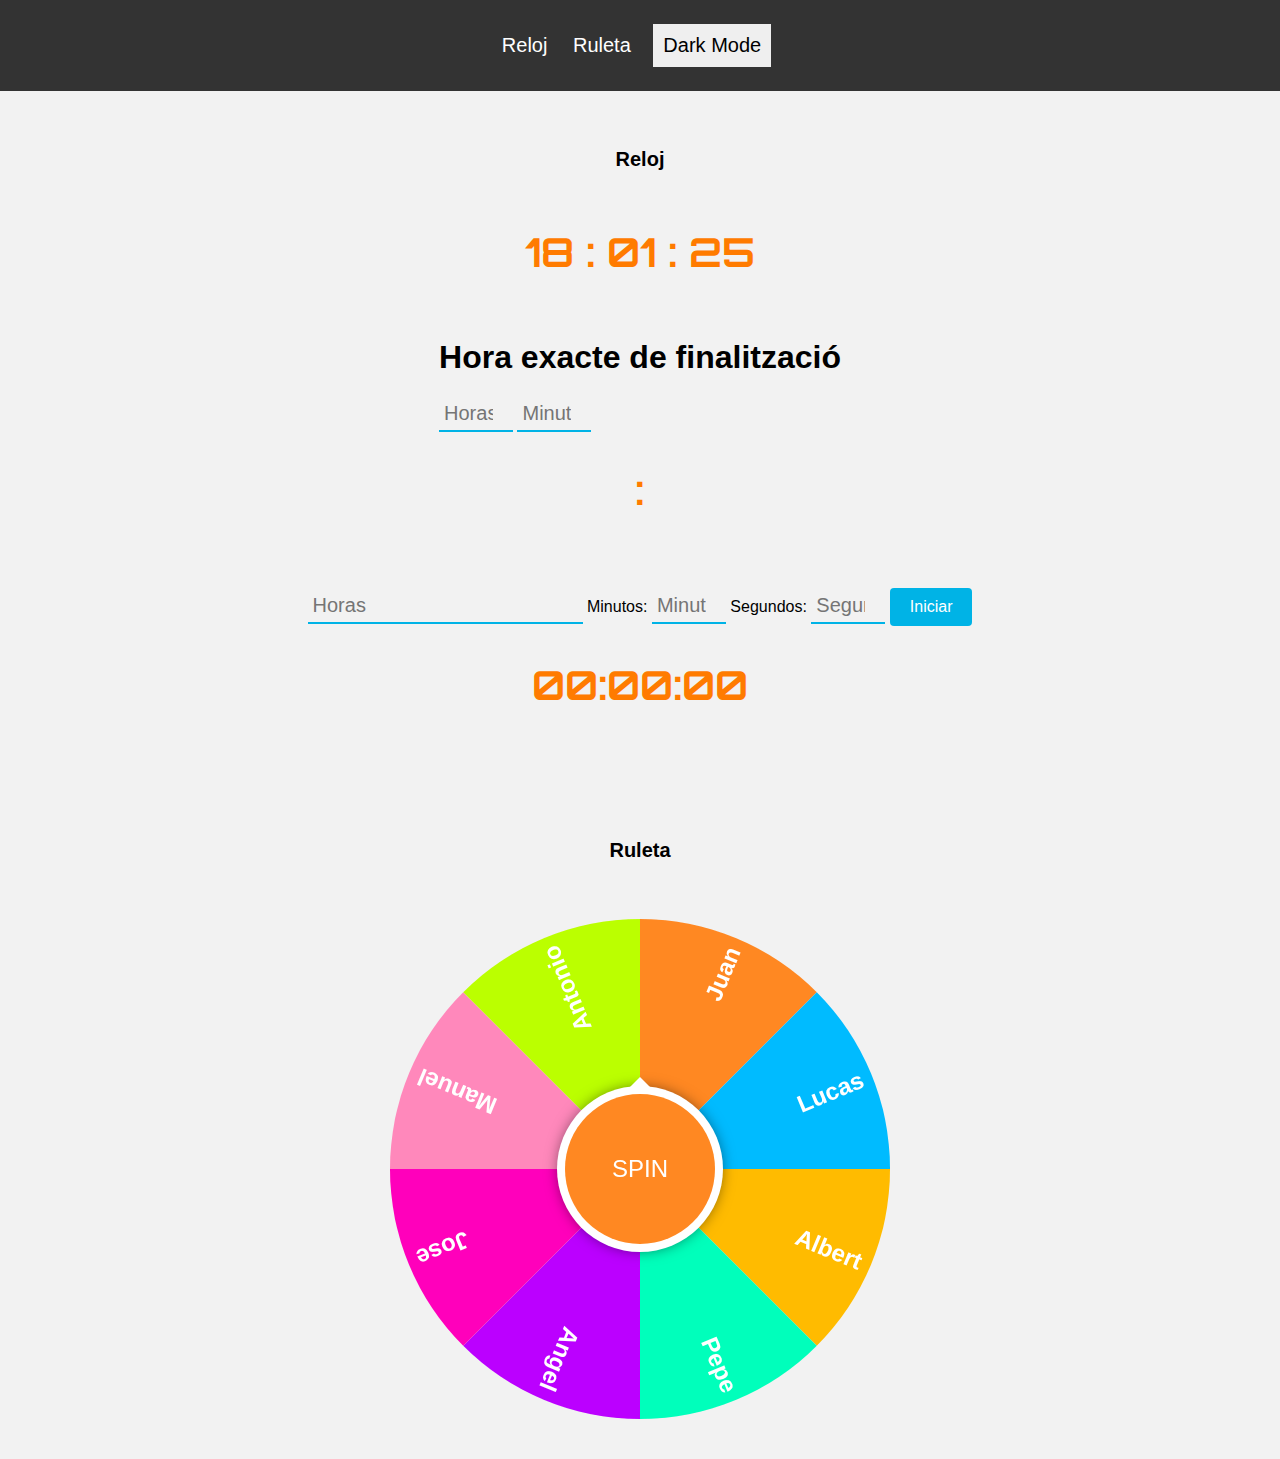
<file: index.html>
<!DOCTYPE html>
<html>
  <head>
    <meta charset="UTF-8">
    <title>Menú con dos opciones</title>
    <!--CSS -->
    <link rel="stylesheet" href="style.css">
    <!--JS -->
    
    <!--Google Fonts -->
    <link href="https://fonts.googleapis.com/css2?family=Orbitron:wght@600&display=swap" rel="stylesheet">

  </head>
  <body onload="ruleta(); actualizarReloj();   ">

    <nav>
      <ul>
        <li><a href="#reloj">Reloj</a></li>
        <li><a href="#ruleta">Ruleta</a></li>
        <li><button onclick="modo_oscuro()">Dark Mode</button></li>
      </ul>
    </nav>
    <section id="reloj">
      <h2>Reloj</h2>
      <div class="clock">
        <span id="hour">00</span> :
        <span id="minute">00</span> :
        <span id="second">00</span>
      </div>

      
      <div>
        <h1>Hora exacte de finalització</h1>
        <input type="number" id="horas1" placeholder="Horas (0-23)" min="0" max="23" />
        <input type="number" id="minutos1" placeholder="Minutos (0-59)" min="0" max="59" />
        <h2 id="reloj1"></h2>
        <audio id="alarma-audio" src="alarma.mp3"></audio>
      </div>

      <div>
      <input type="number" id="input-horas" placeholder="Horas" min="0" />
      <label>Minutos:</label>
      <input type="number" id="input-minutos" placeholder="Minutos" min="0" max="59" />
      <label>Segundos:</label>
      <input type="number" id="input-segundos" placeholder="Segundos" min="0" max="59" />

      <button id="btnIniciar" onclick="iniciarTemporizador()">Iniciar</button>
      
      <h2 id="reloj_countdown">00:00:00</h2>
      </div>
    
  
    </section>

    
    
    

    <section id="ruleta">
      <h2>Ruleta</h2>
      <div id="ruleta">
        <canvas id="wheel" width="500" height="500"></canvas>
        <div id="spin" onclick="activarSonido()">SPINNER</div>
        <audio id="sonido" src="sonido_ruleta.mp3"></audio>

    </section>
    

  </body>
  <script src="code.js"></script>
</html>
</file>
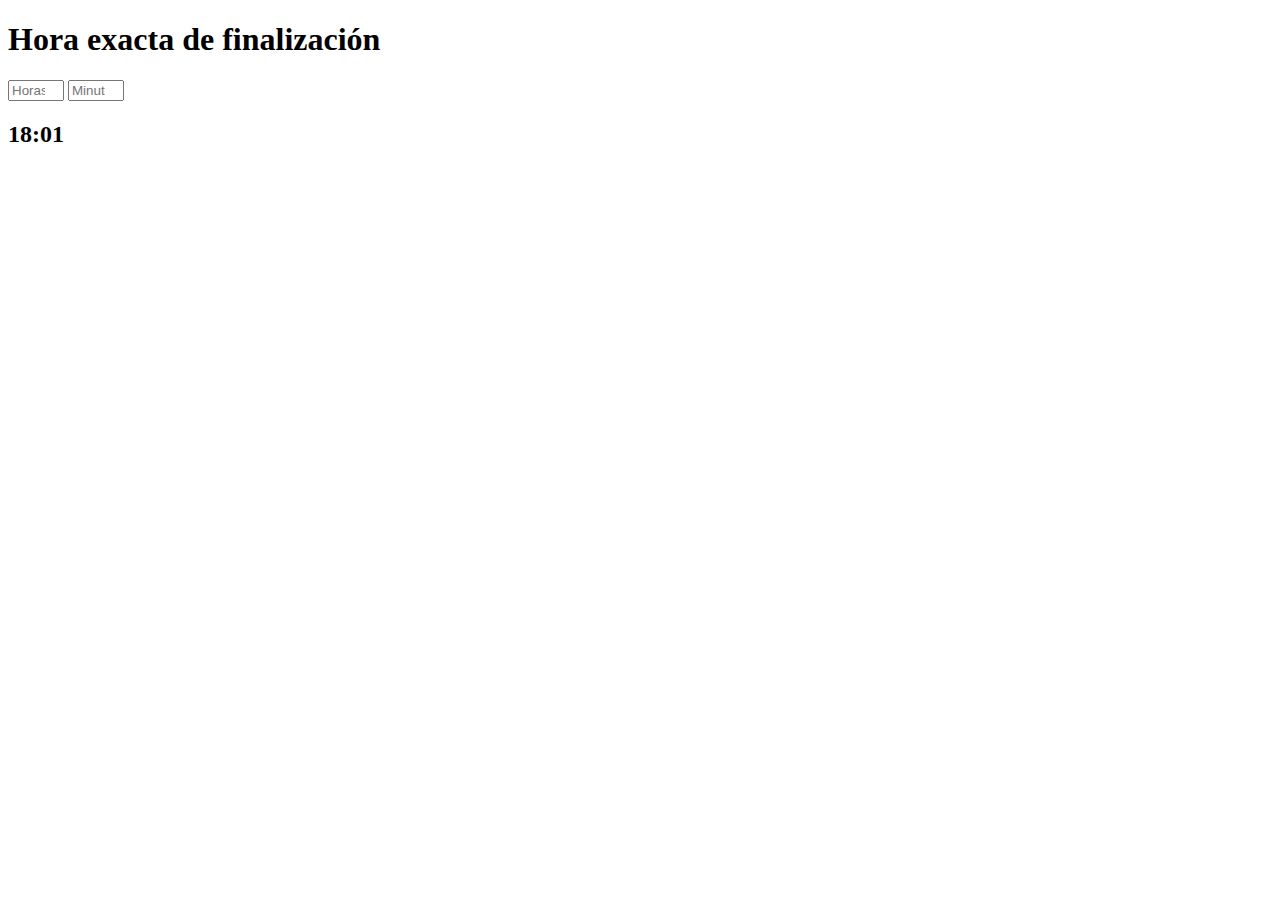
<file: reloj.html>
<!DOCTYPE html>
<html>
  <head>
    <title>Hora exacta de finalización</title>
    <style>
      /* Estilos CSS */
    </style>
    <script>
      function actualizarReloj() {
        var fecha = new Date();
        var horas = fecha.getHours();
        var minutos = fecha.getMinutes();

        var horasUsuario = document.getElementById("horas1").value;
        var minutosUsuario = document.getElementById("minutos1").value;

        if (horasUsuario !== "") {
          horasUsuario = parseInt(horasUsuario);
        }
        if (minutosUsuario !== "") {
          minutosUsuario = parseInt(minutosUsuario);
        }

        horas = ("0" + horas).slice(-2);
        minutos = ("0" + minutos).slice(-2);

        document.getElementById("reloj1").textContent = horas + ":" + minutos;

        var fechaActual = new Date();
        var horasActuales = fechaActual.getHours();
        var minutosActuales = fechaActual.getMinutes();

        // Comprueba si se alcanzó la hora configurada
        if (horasUsuario === horasActuales && minutosUsuario === minutosActuales) {
          reproducirMusica();
        }

        setTimeout(actualizarReloj, 1000);
      }

      function reproducirMusica() {
        var audio = new Audio("alarma.mp3"); // Ruta de tu archivo de música
        audio.play();
      }
    </script>
  </head>
  <body onload="actualizarReloj()">
    <div>
      <h1>Hora exacta de finalización</h1>

      <input type="number" id="horas1" placeholder="Horas (0-23)" min="0" max="23" />
      <input type="number" id="minutos1" placeholder="Minutos (0-59)" min="0" max="59" />

      <h2 id="reloj1"></h2>
    </div>
  </body>
</html>
</file>
<file: style.css>
/* Estilos generales */
body {
    font-family: Arial, sans-serif;
    background-color: #f2f2f2;
    margin: 0;
    padding: 0;
    font-size: 16px;
  }

  h2{
    font-size: 20px;
  }


  /* Modo oscuro */
  .dark-mode {
  background-color: black;
  color: white;
}
  
  nav {
    background-color: #333;
    color: #fff;
    padding: 20px;
    display: flex;
    justify-content: space-around;
    align-items: center;
    font-size: 20px;
    
  }
  
  nav ul button{
    border: none;
    color: rgb(0, 0, 0);
    padding: 10px;
    text-align: center;
    text-decoration: none;
    font-size: 16px;
    margin: 4px 2px;
    transition-duration: 0.4s;
    cursor: pointer;
    font-size: 20px;
  }

  nav ul button:hover{
    background: black;
    color: white;
  }

  section{
    display: flex;
    flex-direction: column;
    align-items: center;
    gap: 40px;
    padding: 40px;
    
  }

  ul {
    list-style-type: none;
    margin: 0;
    padding: 0;
  }
  
  li {
    display: inline-block;
    margin-right: 10px;
  }
  
  a {
    color: #fff;
    text-decoration: none;
    padding: 5px;
    border-radius: 5px;
  }
  
  a:hover {
    background-color: #555;
  }
  

  
  .clock, #reloj1, #reloj_countdown {
    font-size: 40px;
    font-weight: bold;
    text-align: center;
    font-family: 'Orbitron', serif;
    color: #ff7b00;
    
  }
  
  /* Estilos específicos para el reloj */
 

  #spinner {
    border: 1px solid #ccc;
  }
  
  #spin-button {
    display: block;
    margin: 20px auto;
    padding: 10px 20px;
    font-size: 20px;
    background-color: #007bff;
    color: white;
    border: none;
    border-radius: 5px;
    cursor: pointer;
  }
  
  #spin-button:disabled {
    opacity: 0.5;
    cursor: not-allowed;
  }
  







  #ruleta {
    position: relative;
    overflow: hidden;
  }
  
  #wheel {
    display: block;
  }
  
  #spin {
    font: 1.5rem/0 sans-serif;
    user-select: none;
    cursor: pointer;
    display: flex;
    justify-content: center;
    align-items: center;
    position: absolute;
    top: 50%;
    left: 50%;
    width: 30%;
    height: 30%;
    margin: -15%;
    background: #fff;
    color: #fff;
    box-shadow: 0 0 0 8px currentColor, 0 0px 15px 5px rgba(0, 0, 0, 0.6);
    border-radius: 50%;
    transition: 0.8s;
  }
  
  #spin::after {
    content: "";
    position: absolute;
    top: -17px;
    border: 10px solid transparent;
    border-bottom-color: currentColor;
    border-top: none;
  }




  input {
    border: none;
    background-color: transparent;
    border-bottom: 2px solid #00b3e6;
    color: #00b3e6;
    font-size: 16px;
    padding: 5px;
    transition: border-bottom-color 0.3s ease;
    font-size: 20px;
  }
  
  input:focus {
    outline: none;
    border-bottom-color: #ff0066;
  }
  
  

  #btnIniciar{
    display: inline-block;
    padding: 10px 20px;
    border: none;
    background-color: #00b3e6;
    color: #ffffff;
    font-size: 16px;
    text-align: center;
    text-decoration: none;
    border-radius: 4px;
    transition: background-color 0.3s ease;
    cursor: pointer;
  }



  footer {
    background-color: #333;
    color: white;
    padding: 20px;
    text-align: center;
    margin-top: 100px;
    font-size: 20px;
  }
</file>
